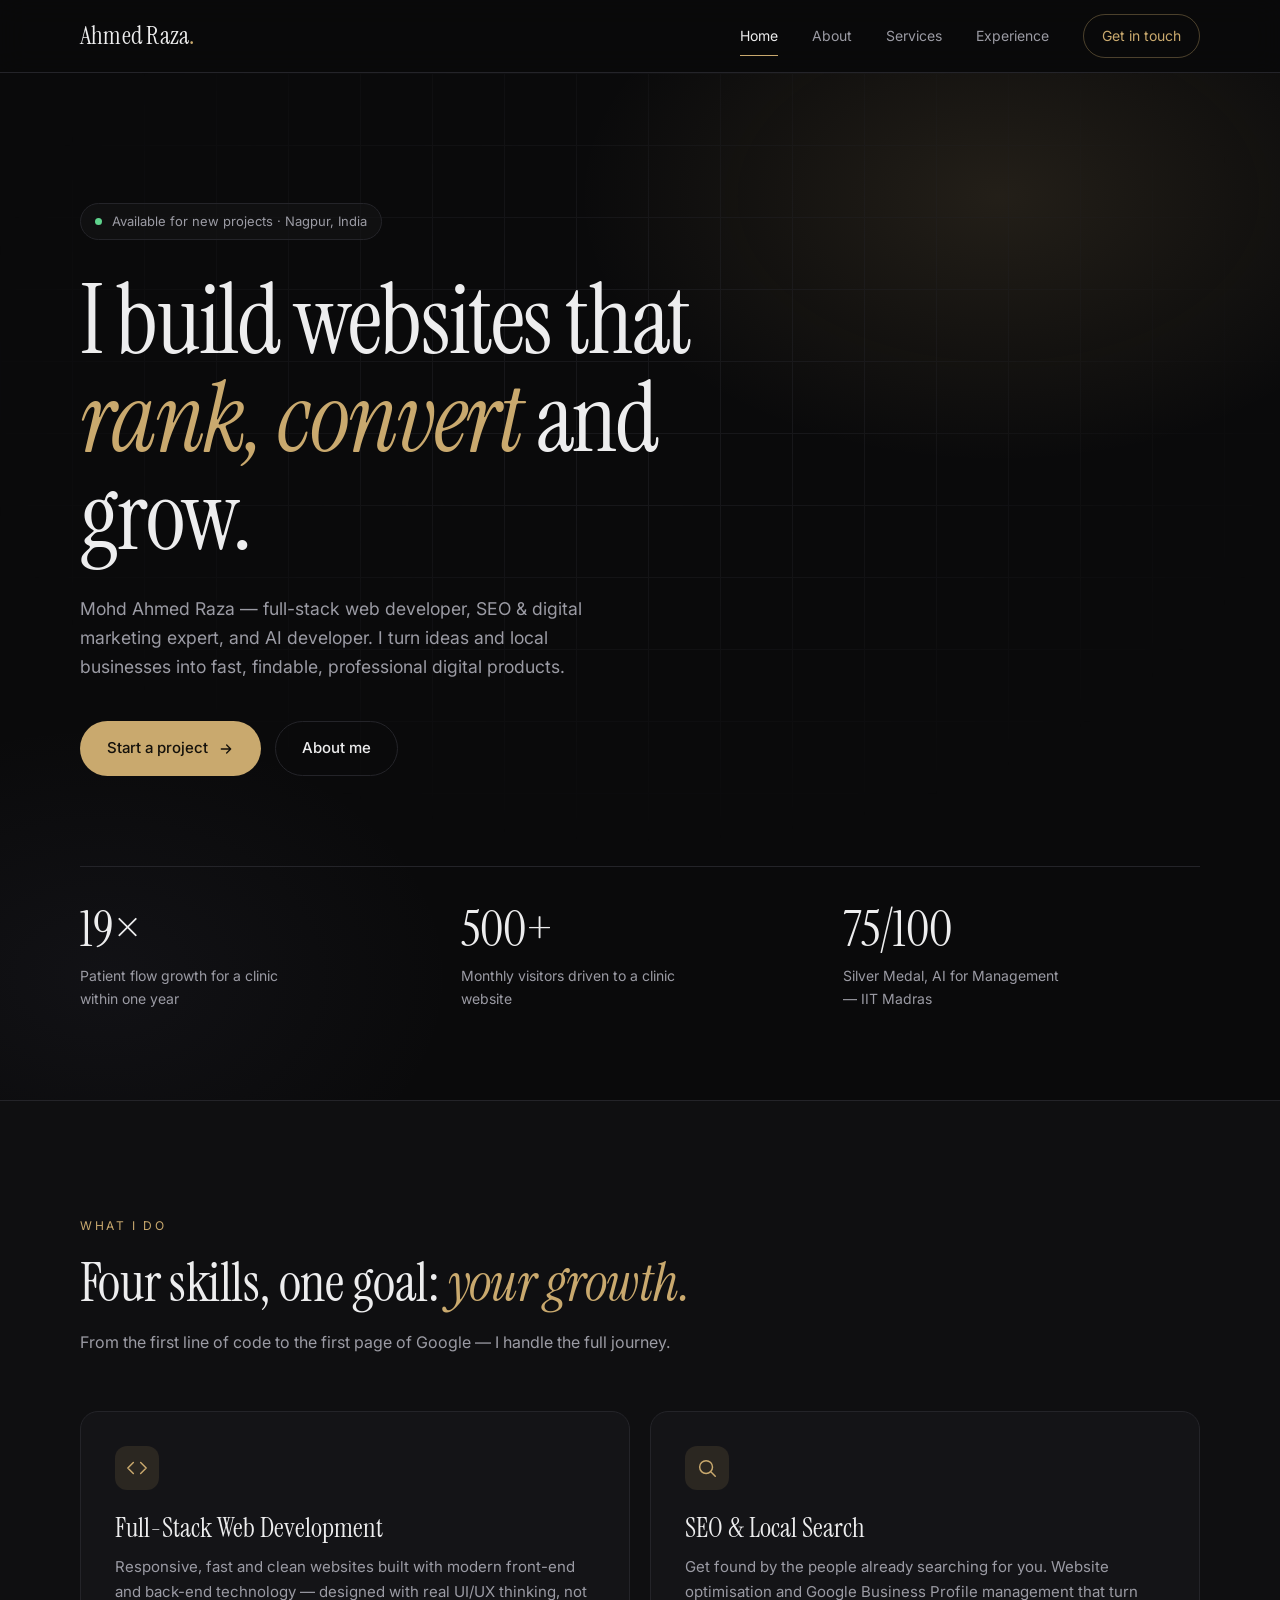
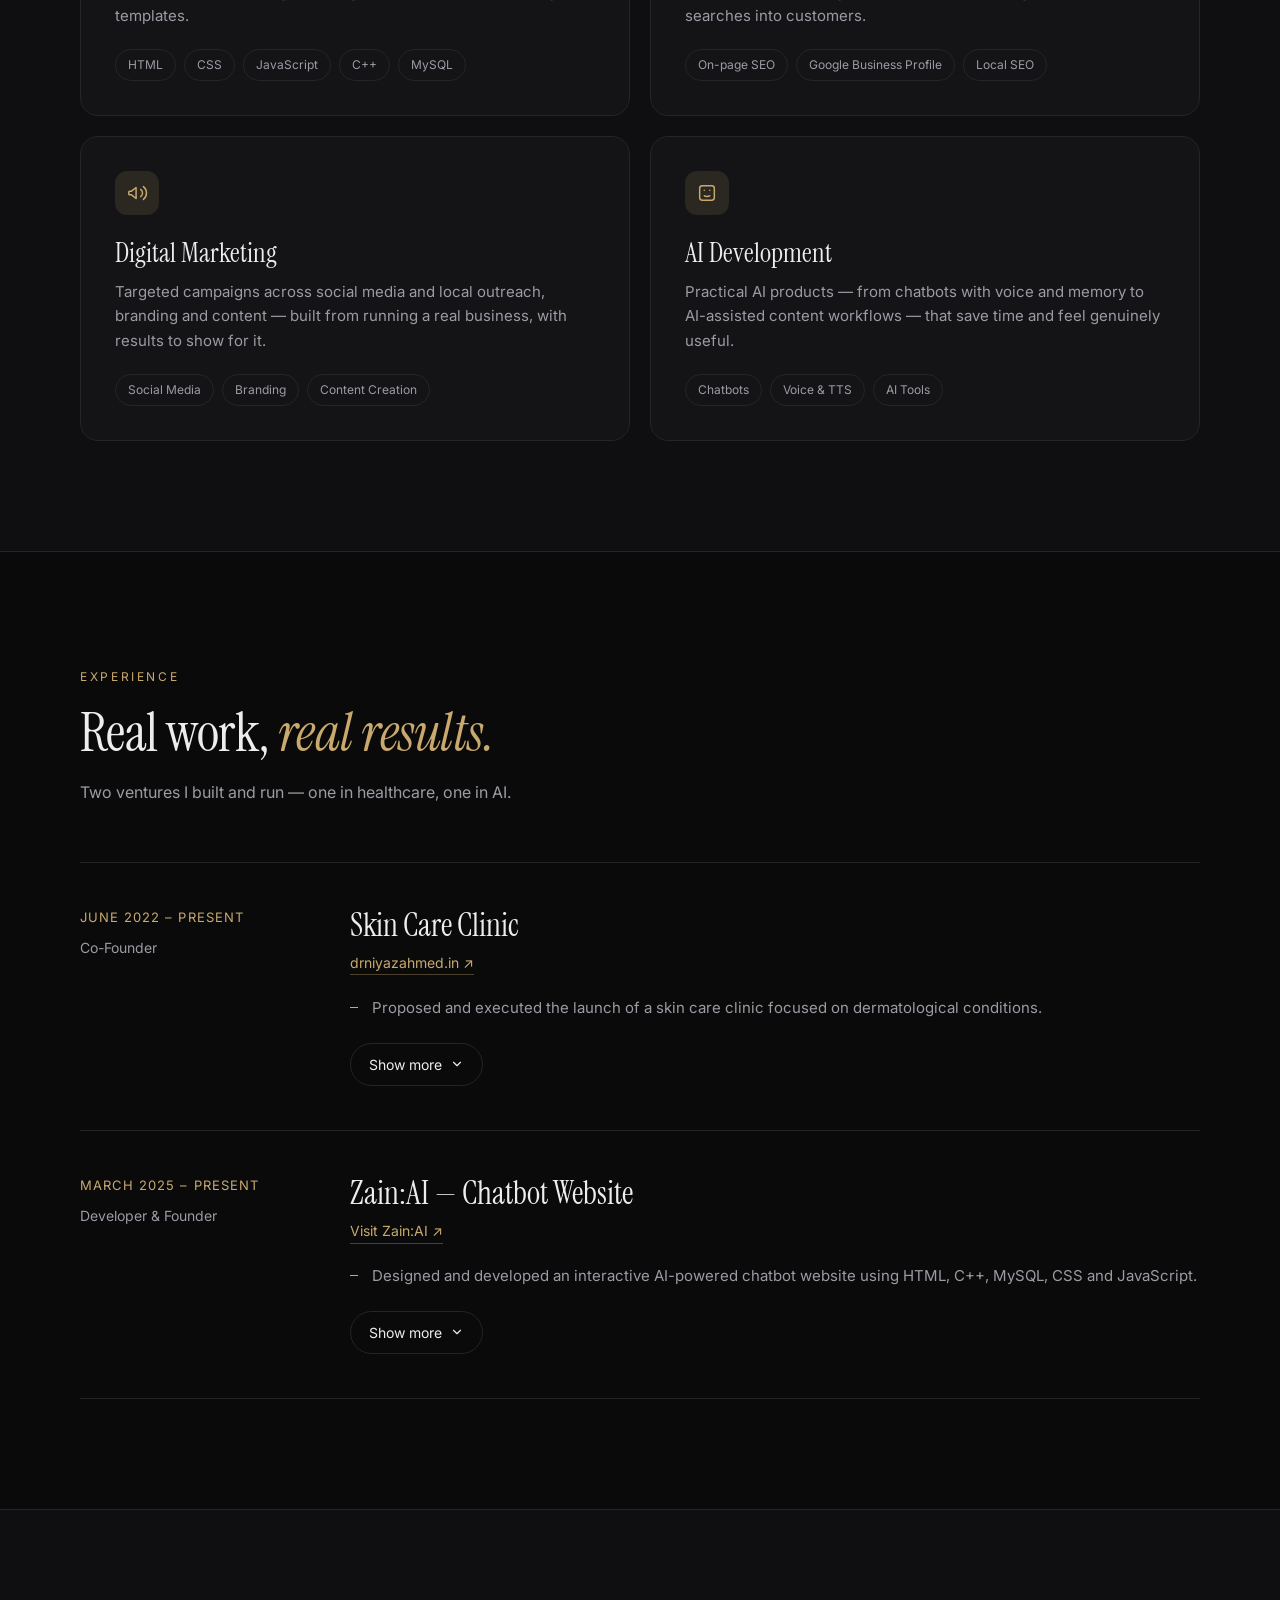
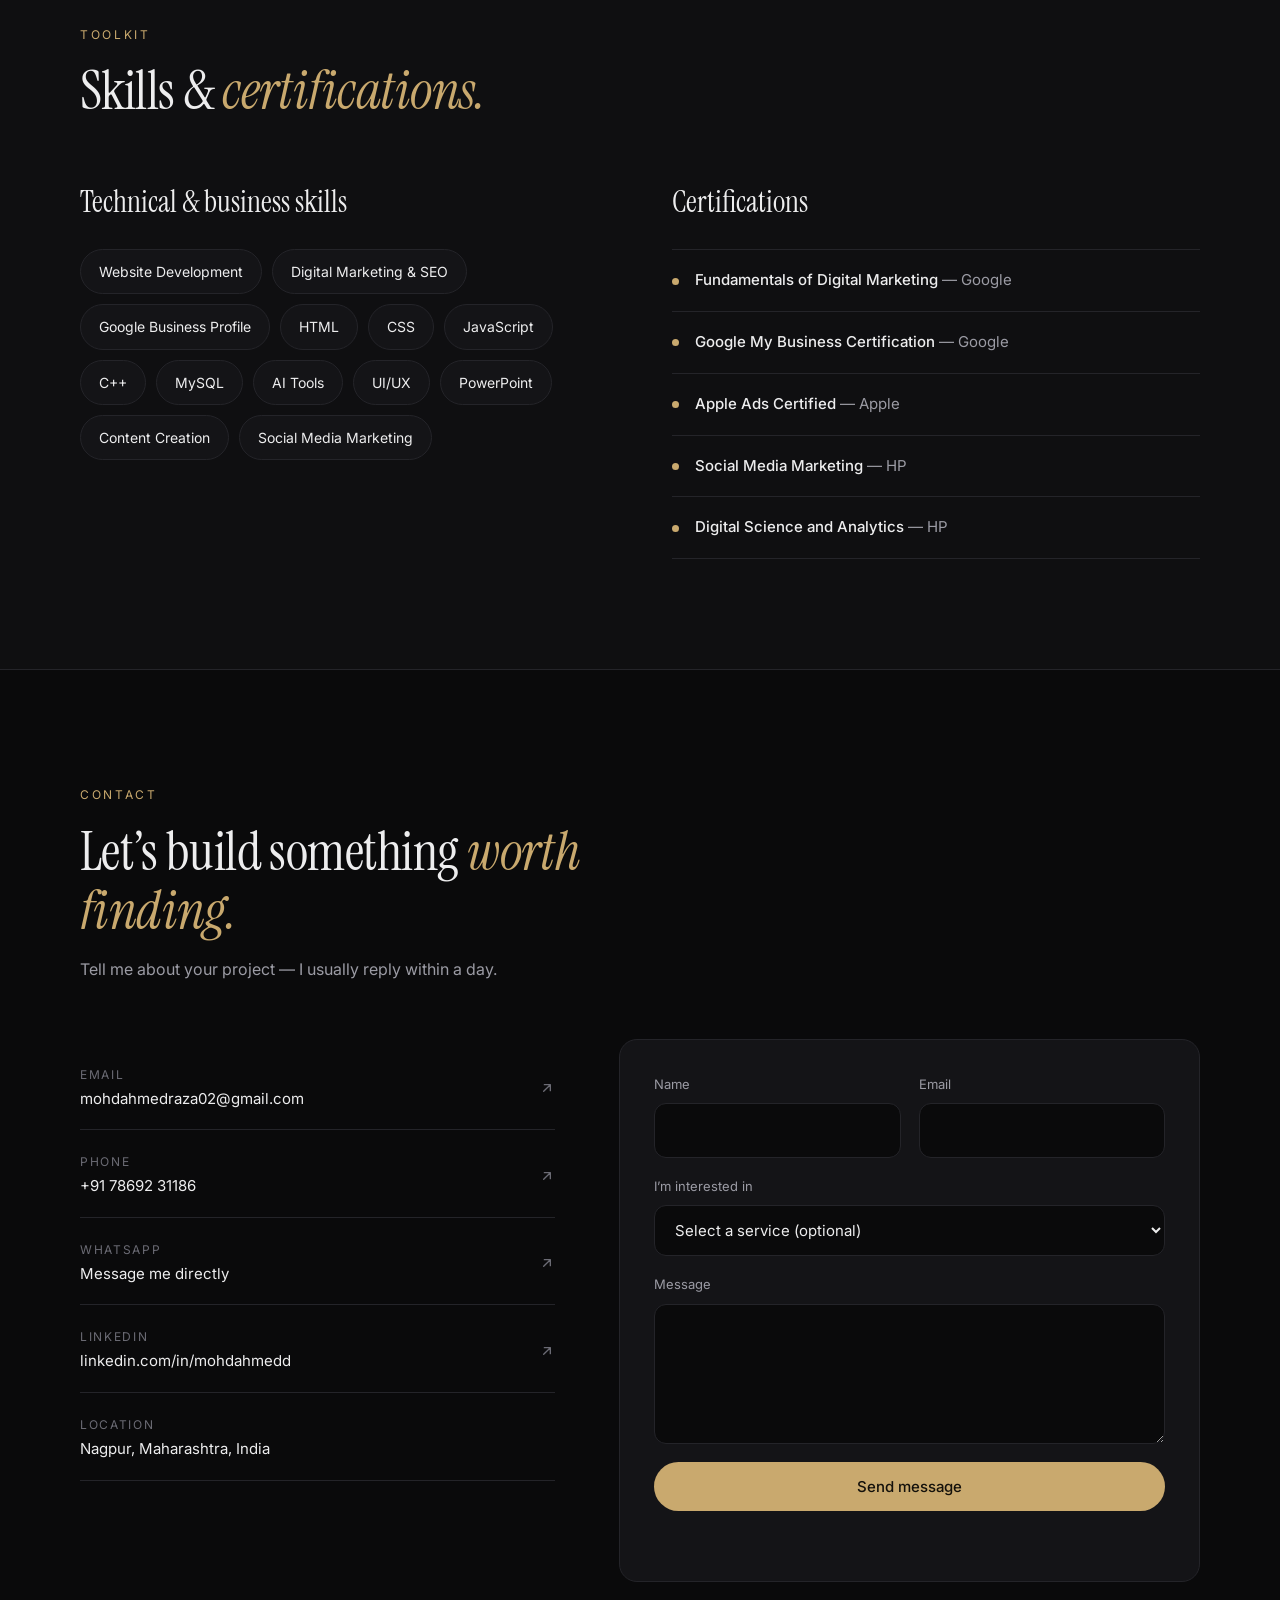
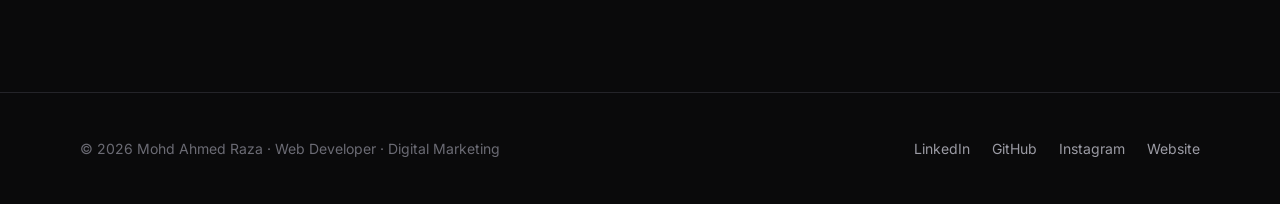
<file: index.html>
<!doctype html>
<html lang="en">
<head>
  <meta charset="utf-8">
  <meta name="viewport" content="width=device-width, initial-scale=1">
  <title>Mohd Ahmed Raza — Full-Stack Developer, SEO &amp; AI Expert in Nagpur</title>
  <meta name="description" content="Mohd Ahmed Raza is a full-stack web developer, SEO and digital marketing specialist, and AI developer based in Nagpur, India. Fast websites, local search growth and practical AI tools.">
  <meta name="author" content="Mohd Ahmed Raza">
  <meta name="theme-color" content="#0a0a0b">
  <meta name="color-scheme" content="dark">
  <meta property="og:type" content="website">
  <meta property="og:title" content="Mohd Ahmed Raza — Full-Stack Developer, SEO &amp; AI Expert">
  <meta property="og:description" content="Websites that load fast, rank higher and convert. Full-stack development, SEO, digital marketing and AI — from Nagpur.">
  <meta name="twitter:card" content="summary">
  <link rel="icon" href="data:image/svg+xml,%3Csvg xmlns='http://www.w3.org/2000/svg' viewBox='0 0 64 64'%3E%3Crect width='64' height='64' rx='14' fill='%230a0a0b'/%3E%3Ctext x='32' y='43' font-family='Georgia,serif' font-size='34' text-anchor='middle' fill='%23c9a96e'%3EA%3C/text%3E%3C/svg%3E">
  <link rel="preconnect" href="https://fonts.googleapis.com">
  <link rel="preconnect" href="https://fonts.gstatic.com" crossorigin>
  <link href="https://fonts.googleapis.com/css2?family=Inter:wght@300;400;500&family=Instrument+Serif:ital@0;1&display=swap" rel="stylesheet">
  <link rel="stylesheet" href="style.css">
  <script>document.documentElement.classList.add("js");</script>
  <script type="application/ld+json">
  {
    "@context": "https://schema.org",
    "@type": "Person",
    "name": "Mohd Ahmed Raza",
    "jobTitle": "Full-Stack Web Developer, SEO & Digital Marketing Specialist, AI Developer",
    "email": "mailto:mohdahmedraza02@gmail.com",
    "telephone": "+917869231186",
    "address": { "@type": "PostalAddress", "addressLocality": "Nagpur", "addressRegion": "Maharashtra", "addressCountry": "IN" },
    "alumniOf": "Raja Shankar Shah University",
    "sameAs": [
      "https://www.linkedin.com/in/mohdahmedd",
      "https://github.com/mdahmd",
      "https://www.instagram.com/ahmedophy",
      "https://ahmed.simdif.com"
    ]
  }
  </script>
</head>
<body>

  <header class="nav">
    <div class="container nav-inner">
      <a href="index.html" class="brand" aria-label="Mohd Ahmed Raza — home">Ahmed Raza<span>.</span></a>
      <button class="nav-toggle" aria-label="Toggle menu" aria-expanded="false"><span></span></button>
      <nav class="nav-links" aria-label="Main">
        <a href="index.html" aria-current="page">Home</a>
        <a href="about.html">About</a>
        <a href="#services">Services</a>
        <a href="#experience">Experience</a>
        <a href="#contact" class="nav-cta">Get in touch</a>
      </nav>
    </div>
  </header>

  <main>

    <!-- ===== Hero ===== -->
    <section class="hero">
      <div class="container">
        <div class="status reveal"><i></i> Available for new projects · Nagpur, India</div>
        <h1 class="reveal">I build websites that <span class="serif-i">rank, convert</span> and grow.</h1>
        <p class="hero-sub reveal">Mohd Ahmed Raza — full-stack web developer, SEO &amp; digital marketing expert, and AI developer. I turn ideas and local businesses into fast, findable, professional digital products.</p>
        <div class="hero-actions reveal">
          <a href="#contact" class="btn btn-primary">Start a project
            <svg viewBox="0 0 24 24" fill="none" stroke="currentColor" stroke-width="2" stroke-linecap="round" stroke-linejoin="round"><path d="M5 12h14M13 6l6 6-6 6"/></svg>
          </a>
          <a href="about.html" class="btn btn-ghost">About me</a>
        </div>
        <div class="stats reveal">
          <div class="stat"><b>19×</b><span>Patient flow growth for a clinic within one year</span></div>
          <div class="stat"><b>500+</b><span>Monthly visitors driven to a clinic website</span></div>
          <div class="stat"><b>75/100</b><span>Silver Medal, AI for Management — IIT Madras</span></div>
        </div>
      </div>
    </section>

    <!-- ===== Services ===== -->
    <section class="section alt" id="services">
      <div class="container">
        <div class="section-head reveal">
          <span class="eyebrow">What I do</span>
          <h2>Four skills, one goal: <span class="serif-i">your growth.</span></h2>
          <p>From the first line of code to the first page of Google — I handle the full journey.</p>
        </div>
        <div class="grid-2">
          <article class="card reveal">
            <div class="icon"><svg viewBox="0 0 24 24" fill="none" stroke="currentColor" stroke-width="1.6" stroke-linecap="round" stroke-linejoin="round"><path d="m16 18 6-6-6-6M8 6l-6 6 6 6"/></svg></div>
            <h3>Full-Stack Web Development</h3>
            <p>Responsive, fast and clean websites built with modern front-end and back-end technology — designed with real UI/UX thinking, not templates.</p>
            <div class="tags"><span class="tag">HTML</span><span class="tag">CSS</span><span class="tag">JavaScript</span><span class="tag">C++</span><span class="tag">MySQL</span></div>
          </article>
          <article class="card reveal">
            <div class="icon"><svg viewBox="0 0 24 24" fill="none" stroke="currentColor" stroke-width="1.6" stroke-linecap="round" stroke-linejoin="round"><circle cx="11" cy="11" r="7"/><path d="m21 21-4.3-4.3"/></svg></div>
            <h3>SEO &amp; Local Search</h3>
            <p>Get found by the people already searching for you. Website optimisation and Google Business Profile management that turn searches into customers.</p>
            <div class="tags"><span class="tag">On-page SEO</span><span class="tag">Google Business Profile</span><span class="tag">Local SEO</span></div>
          </article>
          <article class="card reveal">
            <div class="icon"><svg viewBox="0 0 24 24" fill="none" stroke="currentColor" stroke-width="1.6" stroke-linecap="round" stroke-linejoin="round"><path d="M3 11v2a1 1 0 0 0 1 1h2l5 4V6L6 10H4a1 1 0 0 0-1 1Z"/><path d="M16 8a5 5 0 0 1 0 8M19 5a9 9 0 0 1 0 14"/></svg></div>
            <h3>Digital Marketing</h3>
            <p>Targeted campaigns across social media and local outreach, branding and content — built from running a real business, with results to show for it.</p>
            <div class="tags"><span class="tag">Social Media</span><span class="tag">Branding</span><span class="tag">Content Creation</span></div>
          </article>
          <article class="card reveal">
            <div class="icon"><svg viewBox="0 0 24 24" fill="none" stroke="currentColor" stroke-width="1.6" stroke-linecap="round" stroke-linejoin="round"><rect x="4" y="4" width="16" height="16" rx="3"/><path d="M9 9h.01M15 9h.01M9 15c1 1 5 1 6 0"/></svg></div>
            <h3>AI Development</h3>
            <p>Practical AI products — from chatbots with voice and memory to AI-assisted content workflows — that save time and feel genuinely useful.</p>
            <div class="tags"><span class="tag">Chatbots</span><span class="tag">Voice &amp; TTS</span><span class="tag">AI Tools</span></div>
          </article>
        </div>
      </div>
    </section>

    <!-- ===== Experience ===== -->
    <section class="section" id="experience">
      <div class="container">
        <div class="section-head reveal">
          <span class="eyebrow">Experience</span>
          <h2>Real work, <span class="serif-i">real results.</span></h2>
          <p>Two ventures I built and run — one in healthcare, one in AI.</p>
        </div>

        <div class="exp">
          <article class="exp-item reveal">
            <div class="exp-meta">
              <div class="date">June 2022 – Present</div>
              <div class="role">Co-Founder</div>
            </div>
            <div class="exp-body">
              <h3>Skin Care Clinic</h3>
              <a class="link" href="https://www.drniyazahmed.in" target="_blank" rel="noopener">drniyazahmed.in ↗</a>
              <ul class="exp-list">
                <li>Proposed and executed the launch of a skin care clinic focused on dermatological conditions.</li>
              </ul>
              <div class="more" id="more-clinic">
                <div>
                  <ul class="exp-list">
                    <li>Designed and managed the clinic website and Google Business Profile, generating 500+ monthly visitors and contributing to a 19× increase in patient flow within one year.</li>
                    <li>Led branding, clinic design, staff management and salary structuring to support day-to-day operations.</li>
                    <li>Executed targeted marketing campaigns across pamphlets, social media and local outreach to improve visibility and patient engagement.</li>
                    <li>Created educational YouTube content by developing PowerPoint presentations and converting them into narrated videos using AI-generated voiceovers.</li>
                  </ul>
                </div>
              </div>
              <button class="toggle" aria-expanded="false" aria-controls="more-clinic">
                <span>Show more</span>
                <svg viewBox="0 0 24 24" fill="none" stroke="currentColor" stroke-width="2" stroke-linecap="round" stroke-linejoin="round"><path d="m6 9 6 6 6-6"/></svg>
              </button>
            </div>
          </article>

          <article class="exp-item reveal">
            <div class="exp-meta">
              <div class="date">March 2025 – Present</div>
              <div class="role">Developer &amp; Founder</div>
            </div>
            <div class="exp-body">
              <h3>Zain:AI — Chatbot Website</h3>
              <a class="link" href="https://mdahmd.github.io/ZainAI/" target="_blank" rel="noopener">Visit Zain:AI ↗</a>
              <ul class="exp-list">
                <li>Designed and developed an interactive AI-powered chatbot website using HTML, C++, MySQL, CSS and JavaScript.</li>
              </ul>
              <div class="more" id="more-zain">
                <div>
                  <ul class="exp-list">
                    <li>Implemented voice input, text-to-speech, memory retention, premium-model functionality and custom search integration with DuckDuckGo and Wikipedia.</li>
                    <li>Optimized responsive UI/UX and interaction flows while managing development, API integration and deployment.</li>
                    <li>Collaborated with AI tools to accelerate development and deliver a functional chatbot assistant.</li>
                  </ul>
                </div>
              </div>
              <button class="toggle" aria-expanded="false" aria-controls="more-zain">
                <span>Show more</span>
                <svg viewBox="0 0 24 24" fill="none" stroke="currentColor" stroke-width="2" stroke-linecap="round" stroke-linejoin="round"><path d="m6 9 6 6 6-6"/></svg>
              </button>
            </div>
          </article>
        </div>
      </div>
    </section>

    <!-- ===== Skills & Certifications ===== -->
    <section class="section alt" id="skills">
      <div class="container">
        <div class="section-head reveal">
          <span class="eyebrow">Toolkit</span>
          <h2>Skills &amp; <span class="serif-i">certifications.</span></h2>
        </div>
        <div class="two-col">
          <div class="reveal">
            <h3>Technical &amp; business skills</h3>
            <div class="chips">
              <span class="chip">Website Development</span><span class="chip">Digital Marketing &amp; SEO</span>
              <span class="chip">Google Business Profile</span><span class="chip">HTML</span><span class="chip">CSS</span>
              <span class="chip">JavaScript</span><span class="chip">C++</span><span class="chip">MySQL</span>
              <span class="chip">AI Tools</span><span class="chip">UI/UX</span><span class="chip">PowerPoint</span>
              <span class="chip">Content Creation</span><span class="chip">Social Media Marketing</span>
            </div>
          </div>
          <div class="reveal">
            <h3>Certifications</h3>
            <ul class="list-card">
              <li><span class="dot"></span><span><b>Fundamentals of Digital Marketing</b> — Google</span></li>
              <li><span class="dot"></span><span><b>Google My Business Certification</b> — Google</span></li>
              <li><span class="dot"></span><span><b>Apple Ads Certified</b> — Apple</span></li>
              <li><span class="dot"></span><span><b>Social Media Marketing</b> — HP</span></li>
              <li><span class="dot"></span><span><b>Digital Science and Analytics</b> — HP</span></li>
            </ul>
          </div>
        </div>
      </div>
    </section>

    <!-- ===== Contact ===== -->
    <section class="section" id="contact">
      <div class="container">
        <div class="section-head reveal">
          <span class="eyebrow">Contact</span>
          <h2>Let’s build something <span class="serif-i">worth finding.</span></h2>
          <p>Tell me about your project — I usually reply within a day.</p>
        </div>
        <div class="contact-grid">
          <div class="reveal">
            <div class="contact-list">
              <a href="mailto:mohdahmedraza02@gmail.com">
                <div style="display:block;padding:0;border:0"><small>Email</small><span>mohdahmedraza02@gmail.com</span></div>
                <svg viewBox="0 0 24 24" fill="none" stroke="currentColor" stroke-width="2" stroke-linecap="round" stroke-linejoin="round"><path d="M7 17 17 7M8 7h9v9"/></svg>
              </a>
              <a href="tel:+917869231186">
                <div style="display:block;padding:0;border:0"><small>Phone</small><span>+91 78692 31186</span></div>
                <svg viewBox="0 0 24 24" fill="none" stroke="currentColor" stroke-width="2" stroke-linecap="round" stroke-linejoin="round"><path d="M7 17 17 7M8 7h9v9"/></svg>
              </a>
              <a href="https://wa.me/917869231186" target="_blank" rel="noopener">
                <div style="display:block;padding:0;border:0"><small>WhatsApp</small><span>Message me directly</span></div>
                <svg viewBox="0 0 24 24" fill="none" stroke="currentColor" stroke-width="2" stroke-linecap="round" stroke-linejoin="round"><path d="M7 17 17 7M8 7h9v9"/></svg>
              </a>
              <a href="https://www.linkedin.com/in/mohdahmedd" target="_blank" rel="noopener">
                <div style="display:block;padding:0;border:0"><small>LinkedIn</small><span>linkedin.com/in/mohdahmedd</span></div>
                <svg viewBox="0 0 24 24" fill="none" stroke="currentColor" stroke-width="2" stroke-linecap="round" stroke-linejoin="round"><path d="M7 17 17 7M8 7h9v9"/></svg>
              </a>
              <div>
                <div style="display:block;padding:0;border:0"><small>Location</small><span>Nagpur, Maharashtra, India</span></div>
              </div>
            </div>
          </div>

          <form class="contact-form reveal" id="contact-form" novalidate>
            <div class="field-row">
              <div class="field"><label for="name">Name</label><input id="name" name="name" type="text" autocomplete="name" required></div>
              <div class="field"><label for="email">Email</label><input id="email" name="email" type="email" autocomplete="email" required></div>
            </div>
            <div class="field">
              <label for="service">I’m interested in</label>
              <select id="service" name="service">
                <option value="">Select a service (optional)</option>
                <option>Website development</option>
                <option>SEO &amp; local search</option>
                <option>Digital marketing</option>
                <option>AI development</option>
                <option>Something else</option>
              </select>
            </div>
            <div class="field"><label for="message">Message</label><textarea id="message" name="message" required></textarea></div>
            <button type="submit" class="btn btn-primary" style="justify-content:center">Send message</button>
            <p class="form-note" id="form-note" role="status" aria-live="polite"></p>
          </form>
        </div>
      </div>
    </section>

  </main>

  <footer class="footer">
    <div class="container footer-inner">
      <p>© <span id="year">2026</span> Mohd Ahmed Raza · Web Developer · Digital Marketing</p>
      <div class="socials">
        <a href="https://www.linkedin.com/in/mohdahmedd" target="_blank" rel="noopener">LinkedIn</a>
        <a href="https://github.com/mdahmd" target="_blank" rel="noopener">GitHub</a>
        <a href="https://www.instagram.com/ahmedophy" target="_blank" rel="noopener">Instagram</a>
        <a href="https://ahmed.simdif.com" target="_blank" rel="noopener">Website</a>
      </div>
    </div>
  </footer>

  <script src="script.js"></script>
</body>
</html>
</file>
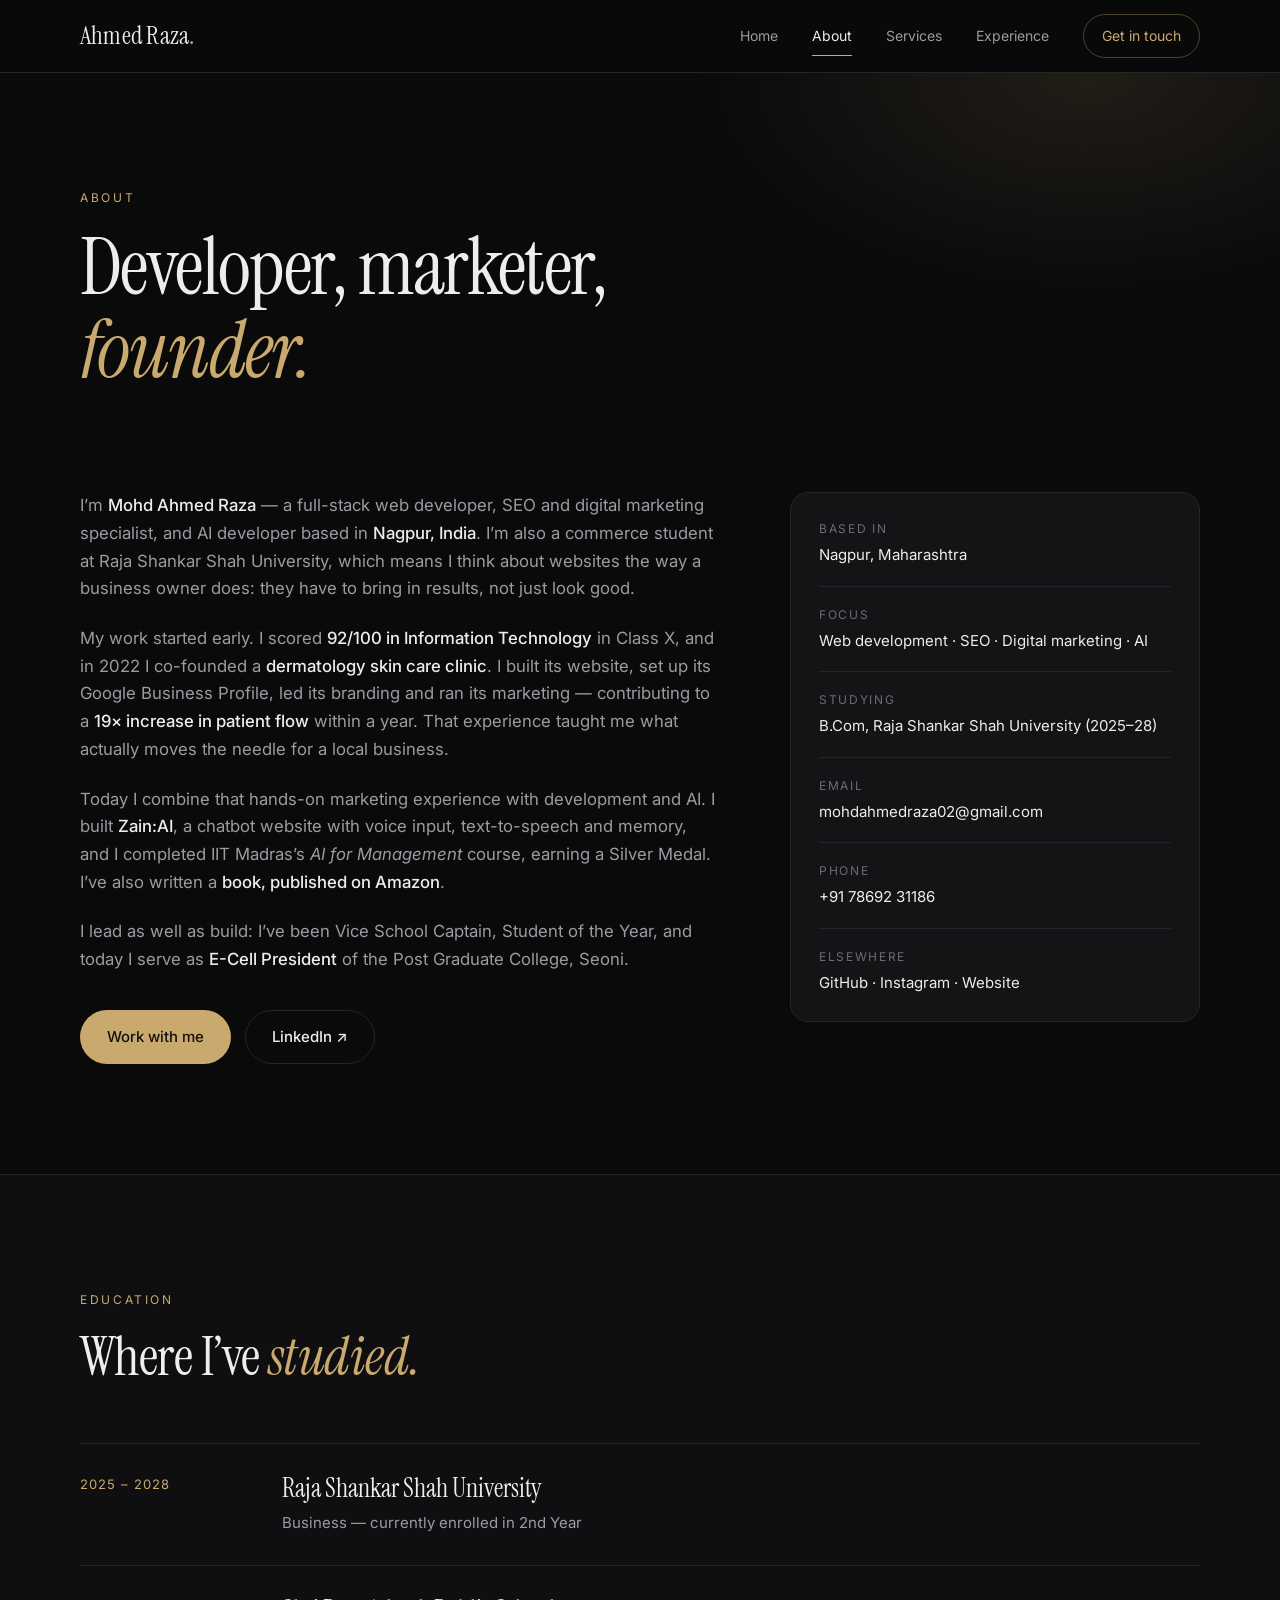
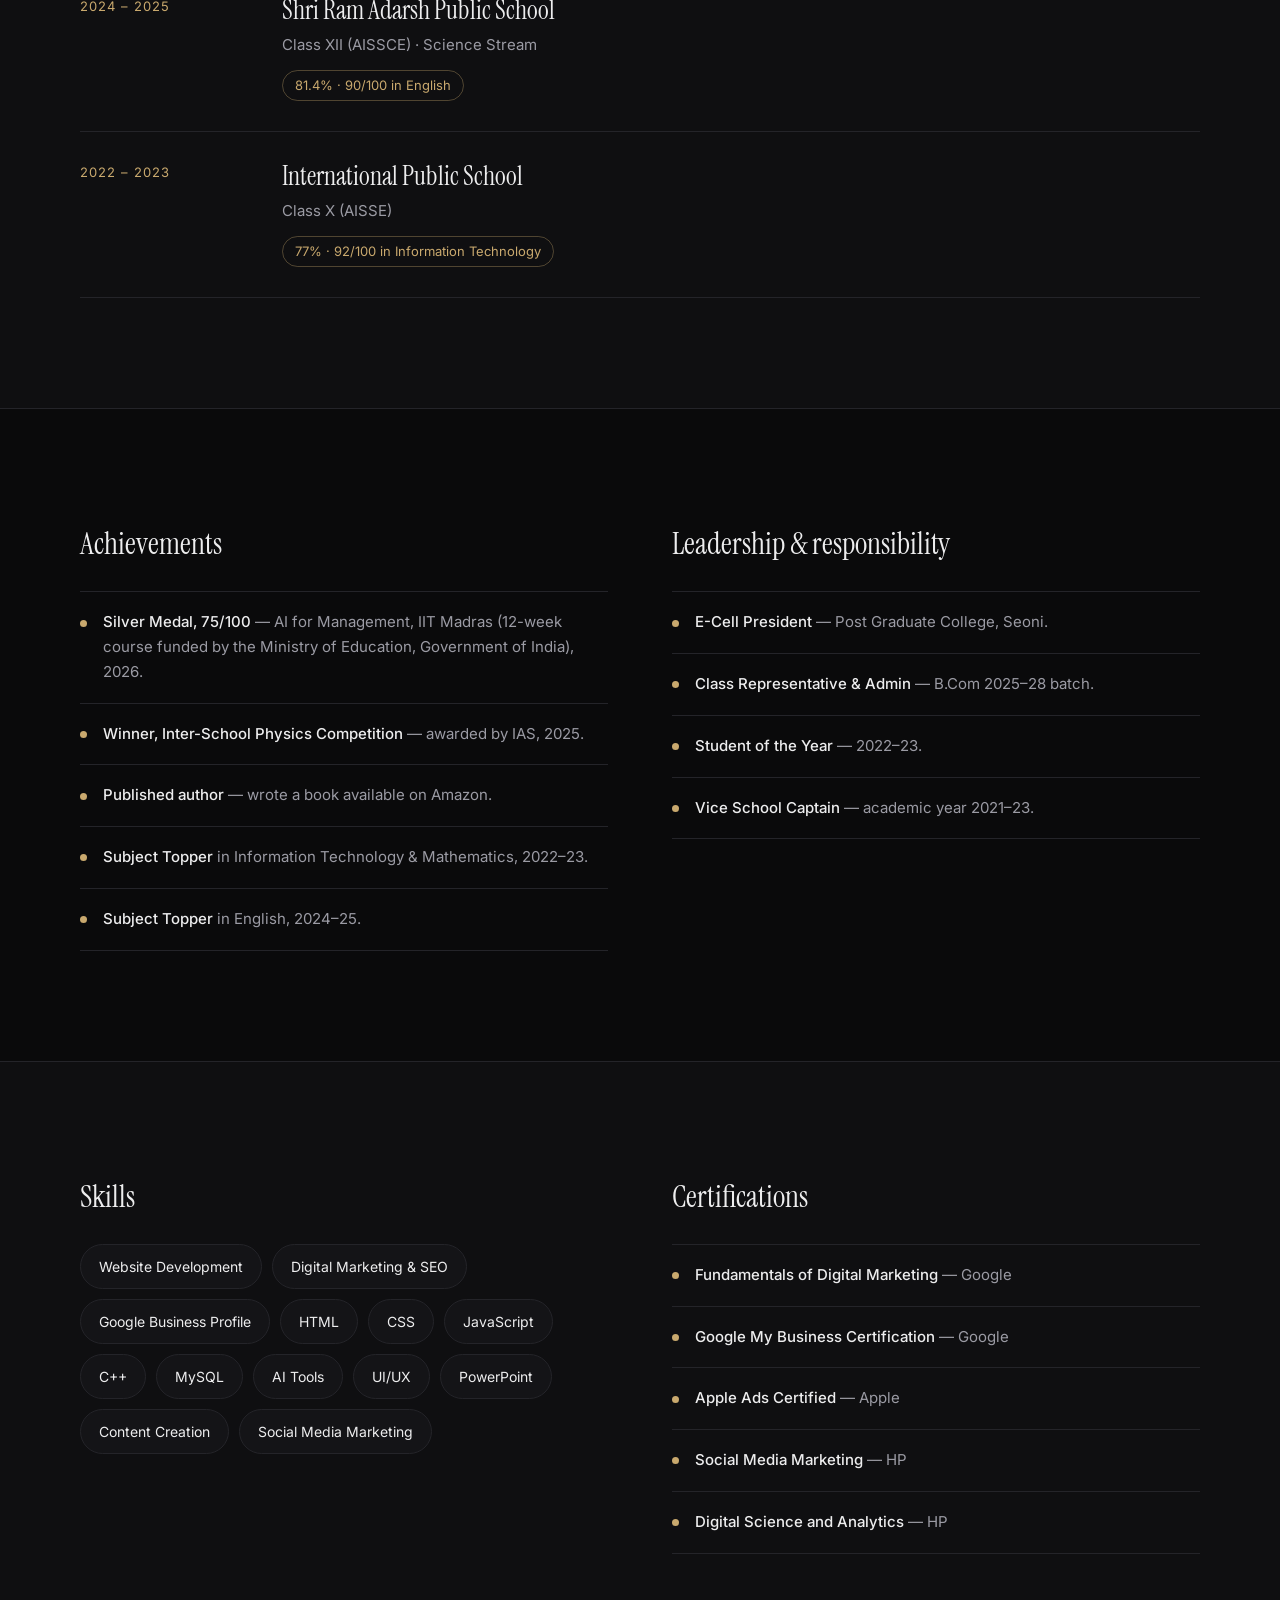
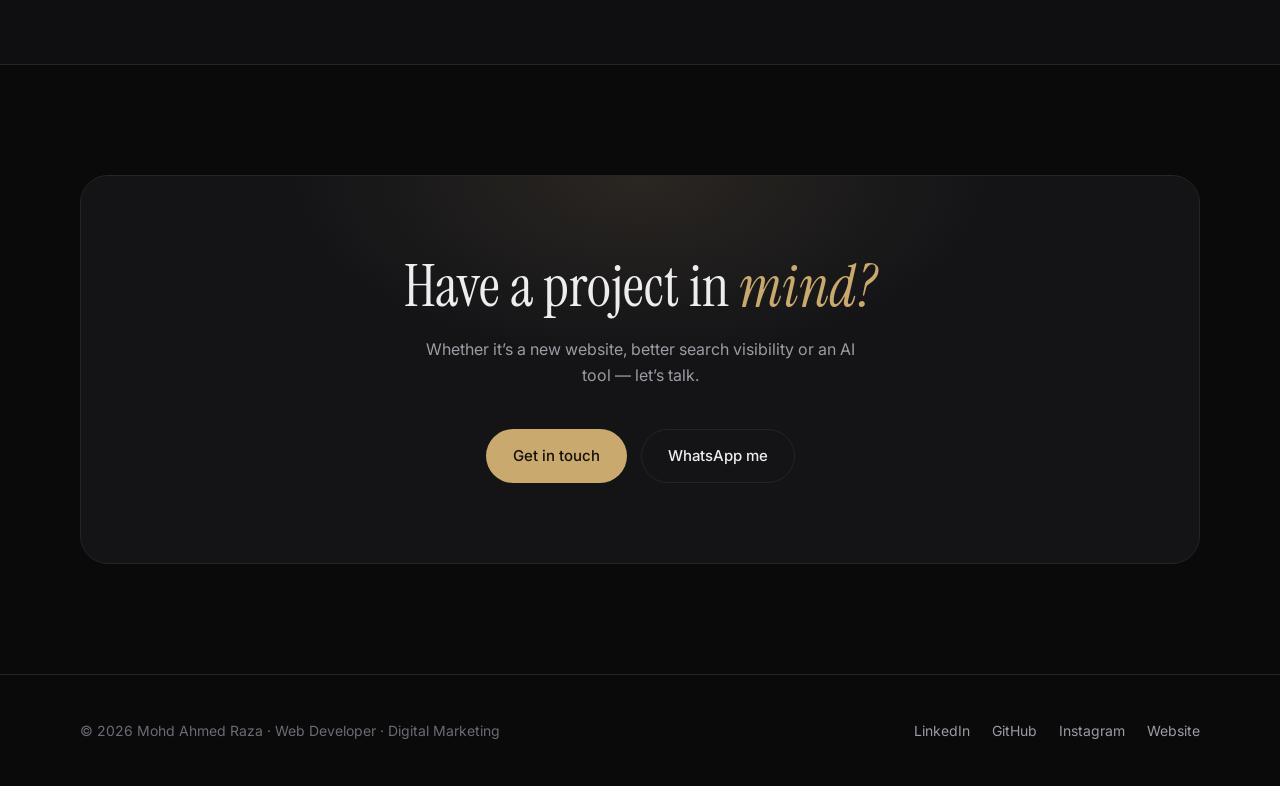
<file: about.html>
<!doctype html>
<html lang="en">
<head>
  <meta charset="utf-8">
  <meta name="viewport" content="width=device-width, initial-scale=1">
  <title>About — Mohd Ahmed Raza | Web Developer, SEO &amp; AI Expert</title>
  <meta name="description" content="About Mohd Ahmed Raza — full-stack developer, SEO and digital marketing expert, AI developer and clinic co-founder from Nagpur. Education, leadership, achievements and certifications.">
  <meta name="author" content="Mohd Ahmed Raza">
  <meta name="theme-color" content="#0a0a0b">
  <meta name="color-scheme" content="dark">
  <meta property="og:type" content="profile">
  <meta property="og:title" content="About Mohd Ahmed Raza">
  <meta property="og:description" content="Developer, marketer and founder — the story, education and achievements behind the work.">
  <link rel="icon" href="data:image/svg+xml,%3Csvg xmlns='http://www.w3.org/2000/svg' viewBox='0 0 64 64'%3E%3Crect width='64' height='64' rx='14' fill='%230a0a0b'/%3E%3Ctext x='32' y='43' font-family='Georgia,serif' font-size='34' text-anchor='middle' fill='%23c9a96e'%3EA%3C/text%3E%3C/svg%3E">
  <link rel="preconnect" href="https://fonts.googleapis.com">
  <link rel="preconnect" href="https://fonts.gstatic.com" crossorigin>
  <link href="https://fonts.googleapis.com/css2?family=Inter:wght@300;400;500&family=Instrument+Serif:ital@0;1&display=swap" rel="stylesheet">
  <link rel="stylesheet" href="style.css">
  <script>document.documentElement.classList.add("js");</script>
</head>
<body>

  <header class="nav">
    <div class="container nav-inner">
      <a href="index.html" class="brand" aria-label="Mohd Ahmed Raza — home">Ahmed Raza<span>.</span></a>
      <button class="nav-toggle" aria-label="Toggle menu" aria-expanded="false"><span></span></button>
      <nav class="nav-links" aria-label="Main">
        <a href="index.html">Home</a>
        <a href="about.html" aria-current="page">About</a>
        <a href="index.html#services">Services</a>
        <a href="index.html#experience">Experience</a>
        <a href="index.html#contact" class="nav-cta">Get in touch</a>
      </nav>
    </div>
  </header>

  <main>

    <section class="page-hero">
      <div class="container">
        <span class="eyebrow reveal">About</span>
        <h1 class="reveal">Developer, marketer, <span class="serif-i">founder.</span></h1>
      </div>
    </section>

    <!-- ===== Story ===== -->
    <section class="section" style="padding-top:30px">
      <div class="container about-grid">
        <div class="prose reveal">
          <p>I’m <strong>Mohd Ahmed Raza</strong> — a full-stack web developer, SEO and digital marketing specialist, and AI developer based in <strong>Nagpur, India</strong>. I’m also a commerce student at Raja Shankar Shah University, which means I think about websites the way a business owner does: they have to bring in results, not just look good.</p>
          <p>My work started early. I scored <strong>92/100 in Information Technology</strong> in Class X, and in 2022 I co-founded a <strong>dermatology skin care clinic</strong>. I built its website, set up its Google Business Profile, led its branding and ran its marketing — contributing to a <strong>19× increase in patient flow</strong> within a year. That experience taught me what actually moves the needle for a local business.</p>
          <p>Today I combine that hands-on marketing experience with development and AI. I built <strong>Zain:AI</strong>, a chatbot website with voice input, text-to-speech and memory, and I completed IIT Madras’s <em>AI for Management</em> course, earning a Silver Medal. I’ve also written a <strong>book, published on Amazon</strong>.</p>
          <p>I lead as well as build: I’ve been Vice School Captain, Student of the Year, and today I serve as <strong>E-Cell President</strong> of the Post Graduate College, Seoni.</p>
          <div class="hero-actions" style="margin-top:14px">
            <a href="index.html#contact" class="btn btn-primary">Work with me</a>
            <a href="https://www.linkedin.com/in/mohdahmedd" target="_blank" rel="noopener" class="btn btn-ghost">LinkedIn ↗</a>
          </div>
        </div>

        <aside class="facts reveal">
          <div><small>Based in</small><span>Nagpur, Maharashtra</span></div>
          <div><small>Focus</small><span>Web development · SEO · Digital marketing · AI</span></div>
          <div><small>Studying</small><span>B.Com, Raja Shankar Shah University (2025–28)</span></div>
          <div><small>Email</small><span><a href="mailto:mohdahmedraza02@gmail.com">mohdahmedraza02@gmail.com</a></span></div>
          <div><small>Phone</small><span><a href="tel:+917869231186">+91 78692 31186</a></span></div>
          <div><small>Elsewhere</small><span>
            <a href="https://github.com/mdahmd" target="_blank" rel="noopener">GitHub</a> ·
            <a href="https://www.instagram.com/ahmedophy" target="_blank" rel="noopener">Instagram</a> ·
            <a href="https://ahmed.simdif.com" target="_blank" rel="noopener">Website</a>
          </span></div>
        </aside>
      </div>
    </section>

    <!-- ===== Education ===== -->
    <section class="section alt">
      <div class="container">
        <div class="section-head reveal">
          <span class="eyebrow">Education</span>
          <h2>Where I’ve <span class="serif-i">studied.</span></h2>
        </div>
        <div class="timeline">
          <div class="timeline-item reveal">
            <div class="when">2025 – 2028</div>
            <div>
              <h3>Raja Shankar Shah University</h3>
              <p>Business — currently enrolled in 2nd Year</p>
            </div>
          </div>
          <div class="timeline-item reveal">
            <div class="when">2024 – 2025</div>
            <div>
              <h3>Shri Ram Adarsh Public School</h3>
              <p>Class XII (AISSCE) · Science Stream</p>
              <span class="grade">81.4% · 90/100 in English</span>
            </div>
          </div>
          <div class="timeline-item reveal">
            <div class="when">2022 – 2023</div>
            <div>
              <h3>International Public School</h3>
              <p>Class X (AISSE)</p>
              <span class="grade">77% · 92/100 in Information Technology</span>
            </div>
          </div>
        </div>
      </div>
    </section>

    <!-- ===== Achievements & Leadership ===== -->
    <section class="section">
      <div class="container two-col">
        <div class="reveal">
          <h3>Achievements</h3>
          <ul class="list-card">
            <li><span class="dot"></span><span><b>Silver Medal, 75/100</b> — AI for Management, IIT Madras (12-week course funded by the Ministry of Education, Government of India), 2026.</span></li>
            <li><span class="dot"></span><span><b>Winner, Inter-School Physics Competition</b> — awarded by IAS, 2025.</span></li>
            <li><span class="dot"></span><span><b>Published author</b> — wrote a book available on Amazon.</span></li>
            <li><span class="dot"></span><span><b>Subject Topper</b> in Information Technology &amp; Mathematics, 2022–23.</span></li>
            <li><span class="dot"></span><span><b>Subject Topper</b> in English, 2024–25.</span></li>
          </ul>
        </div>
        <div class="reveal">
          <h3>Leadership &amp; responsibility</h3>
          <ul class="list-card">
            <li><span class="dot"></span><span><b>E-Cell President</b> — Post Graduate College, Seoni.</span></li>
            <li><span class="dot"></span><span><b>Class Representative &amp; Admin</b> — B.Com 2025–28 batch.</span></li>
            <li><span class="dot"></span><span><b>Student of the Year</b> — 2022–23.</span></li>
            <li><span class="dot"></span><span><b>Vice School Captain</b> — academic year 2021–23.</span></li>
          </ul>
        </div>
      </div>
    </section>

    <!-- ===== Skills & Certifications ===== -->
    <section class="section alt">
      <div class="container two-col">
        <div class="reveal">
          <h3>Skills</h3>
          <div class="chips">
            <span class="chip">Website Development</span><span class="chip">Digital Marketing &amp; SEO</span>
            <span class="chip">Google Business Profile</span><span class="chip">HTML</span><span class="chip">CSS</span>
            <span class="chip">JavaScript</span><span class="chip">C++</span><span class="chip">MySQL</span>
            <span class="chip">AI Tools</span><span class="chip">UI/UX</span><span class="chip">PowerPoint</span>
            <span class="chip">Content Creation</span><span class="chip">Social Media Marketing</span>
          </div>
        </div>
        <div class="reveal">
          <h3>Certifications</h3>
          <ul class="list-card">
            <li><span class="dot"></span><span><b>Fundamentals of Digital Marketing</b> — Google</span></li>
            <li><span class="dot"></span><span><b>Google My Business Certification</b> — Google</span></li>
            <li><span class="dot"></span><span><b>Apple Ads Certified</b> — Apple</span></li>
            <li><span class="dot"></span><span><b>Social Media Marketing</b> — HP</span></li>
            <li><span class="dot"></span><span><b>Digital Science and Analytics</b> — HP</span></li>
          </ul>
        </div>
      </div>
    </section>

    <!-- ===== CTA ===== -->
    <section class="section">
      <div class="container">
        <div class="cta reveal">
          <h2>Have a project in <span class="serif-i">mind?</span></h2>
          <p>Whether it’s a new website, better search visibility or an AI tool — let’s talk.</p>
          <div class="hero-actions">
            <a href="index.html#contact" class="btn btn-primary">Get in touch</a>
            <a href="https://wa.me/917869231186" target="_blank" rel="noopener" class="btn btn-ghost">WhatsApp me</a>
          </div>
        </div>
      </div>
    </section>

  </main>

  <footer class="footer">
    <div class="container footer-inner">
      <p>© <span id="year">2026</span> Mohd Ahmed Raza · Web Developer · Digital Marketing</p>
      <div class="socials">
        <a href="https://www.linkedin.com/in/mohdahmedd" target="_blank" rel="noopener">LinkedIn</a>
        <a href="https://github.com/mdahmd" target="_blank" rel="noopener">GitHub</a>
        <a href="https://www.instagram.com/ahmedophy" target="_blank" rel="noopener">Instagram</a>
        <a href="https://ahmed.simdif.com" target="_blank" rel="noopener">Website</a>
      </div>
    </div>
  </footer>

  <script src="script.js"></script>
</body>
</html>
</file>
<file: style.css>
/* ==========================================================
   Mohd Ahmed Raza — Portfolio
   Dark theme only · minimal · premium
   ========================================================== */

:root {
  --bg: #0a0a0b;
  --bg-2: #0f0f11;
  --surface: #141417;
  --surface-2: #1a1a1e;
  --line: #242429;
  --text: #ededee;
  --muted: #9b9ba4;
  --faint: #6b6b74;
  --accent: #c9a96e;
  --accent-soft: rgba(201, 169, 110, 0.12);
  --accent-line: rgba(201, 169, 110, 0.35);
  --radius: 18px;
  --max: 1120px;
  --serif: "Instrument Serif", Georgia, "Times New Roman", serif;
  --sans: "Inter", system-ui, -apple-system, "Segoe UI", Roboto, sans-serif;
  color-scheme: dark;
}

*, *::before, *::after { box-sizing: border-box; }
html { scroll-behavior: smooth; scroll-padding-top: 84px; }
body {
  margin: 0;
  background: var(--bg);
  color: var(--text);
  font-family: var(--sans);
  font-size: 16px;
  line-height: 1.65;
  -webkit-font-smoothing: antialiased;
  text-rendering: optimizeLegibility;
}
img, svg { max-width: 100%; display: block; }
a { color: inherit; text-decoration: none; }
ul { margin: 0; padding: 0; list-style: none; }
h1, h2, h3, p { margin: 0; }
::selection { background: var(--accent); color: #111; }

.container { width: min(var(--max), 100% - 48px); margin-inline: auto; }
.section { padding: 110px 0; }
.section.alt { background: var(--bg-2); border-block: 1px solid var(--line); }

/* ---------- Typography helpers ---------- */
.eyebrow {
  display: inline-block;
  font-size: 12px;
  letter-spacing: 0.22em;
  text-transform: uppercase;
  color: var(--accent);
  margin-bottom: 18px;
}
.section-head { max-width: 640px; margin-bottom: 56px; }
.section-head h2 {
  font-family: var(--serif);
  font-weight: 400;
  font-size: clamp(2.2rem, 4.5vw, 3.4rem);
  line-height: 1.08;
  letter-spacing: -0.01em;
}
.section-head p { margin-top: 16px; color: var(--muted); }
.serif-i { font-family: var(--serif); font-style: italic; color: var(--accent); }

/* ---------- Navigation ---------- */
.nav {
  position: sticky; top: 0; z-index: 50;
  background: rgba(10, 10, 11, 0.72);
  backdrop-filter: blur(14px);
  -webkit-backdrop-filter: blur(14px);
  border-bottom: 1px solid var(--line);
}
.nav-inner { display: flex; align-items: center; justify-content: space-between; height: 72px; }
.brand { font-family: var(--serif); font-size: 1.55rem; letter-spacing: 0.01em; }
.brand span { color: var(--accent); }
.nav-links { display: flex; align-items: center; gap: 34px; }
.nav-links a {
  font-size: 14px; color: var(--muted);
  transition: color 0.2s ease;
  position: relative;
}
.nav-links a:hover, .nav-links a[aria-current="page"] { color: var(--text); }
.nav-links a[aria-current="page"]::after {
  content: ""; position: absolute; left: 0; right: 0; bottom: -8px;
  height: 1px; background: var(--accent);
}
.nav-cta {
  padding: 9px 18px; border: 1px solid var(--accent-line); border-radius: 999px;
  color: var(--accent) !important;
  transition: background 0.2s ease !important;
}
.nav-cta:hover { background: var(--accent-soft); }
.nav-toggle {
  display: none; background: none; border: 1px solid var(--line);
  border-radius: 10px; width: 42px; height: 42px; cursor: pointer; color: var(--text);
}
.nav-toggle span, .nav-toggle span::before, .nav-toggle span::after {
  display: block; width: 18px; height: 1.5px; background: currentColor;
  margin: auto; position: relative; transition: transform 0.25s ease, background 0.25s ease;
}
.nav-toggle span::before, .nav-toggle span::after { content: ""; position: absolute; left: 0; }
.nav-toggle span::before { top: -6px; }
.nav-toggle span::after { top: 6px; }
.nav-toggle[aria-expanded="true"] span { background: transparent; }
.nav-toggle[aria-expanded="true"] span::before { transform: translateY(6px) rotate(45deg); }
.nav-toggle[aria-expanded="true"] span::after { transform: translateY(-6px) rotate(-45deg); }

/* ---------- Buttons ---------- */
.btn {
  display: inline-flex; align-items: center; gap: 10px;
  padding: 14px 26px; border-radius: 999px;
  font-size: 15px; font-weight: 500; font-family: inherit;
  border: 1px solid transparent; cursor: pointer;
  transition: transform 0.2s ease, background 0.2s ease, border-color 0.2s ease, color 0.2s ease;
}
.btn:hover { transform: translateY(-2px); }
.btn-primary { background: var(--accent); color: #14110b; }
.btn-primary:hover { background: #d6b87f; }
.btn-ghost { border-color: var(--line); color: var(--text); background: transparent; }
.btn-ghost:hover { border-color: var(--accent-line); color: var(--accent); }
.btn svg { width: 16px; height: 16px; }

/* ---------- Hero ---------- */
.hero { position: relative; overflow: hidden; padding: 130px 0 90px; }
.hero::before {
  content: ""; position: absolute; inset: 0; pointer-events: none;
  background:
    radial-gradient(600px 380px at 78% 12%, rgba(201, 169, 110, 0.13), transparent 70%),
    radial-gradient(500px 360px at 8% 88%, rgba(120, 120, 160, 0.07), transparent 70%);
}
.hero::after {
  content: ""; position: absolute; inset: 0; pointer-events: none; opacity: 0.5;
  background-image:
    linear-gradient(var(--line) 1px, transparent 1px),
    linear-gradient(90deg, var(--line) 1px, transparent 1px);
  background-size: 72px 72px;
  mask-image: radial-gradient(ellipse 70% 60% at 50% 30%, #000 20%, transparent 75%);
  -webkit-mask-image: radial-gradient(ellipse 70% 60% at 50% 30%, #000 20%, transparent 75%);
}
.hero .container { position: relative; z-index: 1; }
.status {
  display: inline-flex; align-items: center; gap: 10px;
  padding: 7px 14px; border: 1px solid var(--line); border-radius: 999px;
  font-size: 13px; color: var(--muted); background: rgba(20, 20, 23, 0.6);
  margin-bottom: 32px;
}
.status i {
  width: 7px; height: 7px; border-radius: 50%; background: #5fd38d;
  box-shadow: 0 0 0 0 rgba(95, 211, 141, 0.6); animation: pulse 2.2s infinite;
}
@keyframes pulse {
  0% { box-shadow: 0 0 0 0 rgba(95, 211, 141, 0.55); }
  70% { box-shadow: 0 0 0 10px rgba(95, 211, 141, 0); }
  100% { box-shadow: 0 0 0 0 rgba(95, 211, 141, 0); }
}
.hero h1 {
  font-family: var(--serif); font-weight: 400;
  font-size: clamp(2.9rem, 7.6vw, 6rem);
  line-height: 1.02; letter-spacing: -0.02em; max-width: 14ch;
}
.hero-sub { margin-top: 28px; max-width: 560px; font-size: 1.1rem; color: var(--muted); }
.hero-actions { display: flex; flex-wrap: wrap; gap: 14px; margin-top: 40px; }
.stats {
  display: grid; grid-template-columns: repeat(3, 1fr); gap: 24px;
  margin-top: 90px; padding-top: 36px; border-top: 1px solid var(--line);
}
.stat b {
  display: block; font-family: var(--serif); font-weight: 400;
  font-size: clamp(2.2rem, 4vw, 3.2rem); line-height: 1; color: var(--text);
}
.stat span { display: block; margin-top: 10px; font-size: 14px; color: var(--muted); max-width: 24ch; }

/* ---------- Services ---------- */
.grid-2 { display: grid; grid-template-columns: repeat(2, 1fr); gap: 20px; }
.card {
  background: var(--surface); border: 1px solid var(--line);
  border-radius: var(--radius); padding: 34px;
  transition: border-color 0.25s ease, transform 0.25s ease, background 0.25s ease;
}
.card:hover { border-color: var(--accent-line); transform: translateY(-4px); background: var(--surface-2); }
.card .icon {
  width: 44px; height: 44px; border-radius: 12px;
  display: grid; place-items: center;
  background: var(--accent-soft); color: var(--accent); margin-bottom: 22px;
}
.card .icon svg { width: 22px; height: 22px; }
.card h3 { font-family: var(--serif); font-weight: 400; font-size: 1.7rem; line-height: 1.2; margin-bottom: 10px; }
.card p { color: var(--muted); font-size: 15px; }
.tags { display: flex; flex-wrap: wrap; gap: 8px; margin-top: 20px; }
.tag {
  font-size: 12px; padding: 5px 12px; border-radius: 999px;
  border: 1px solid var(--line); color: var(--muted);
}

/* ---------- Experience ---------- */
.exp { display: grid; gap: 0; }
.exp-item {
  display: grid; grid-template-columns: 230px 1fr; gap: 40px;
  padding: 44px 0; border-top: 1px solid var(--line);
}
.exp-item:last-child { border-bottom: 1px solid var(--line); }
.exp-meta .date { font-size: 13px; letter-spacing: 0.08em; text-transform: uppercase; color: var(--accent); }
.exp-meta .role { margin-top: 8px; color: var(--muted); font-size: 14px; }
.exp-body h3 { font-family: var(--serif); font-weight: 400; font-size: 2rem; line-height: 1.15; }
.exp-body .link {
  display: inline-flex; align-items: center; gap: 6px; margin-top: 8px;
  font-size: 14px; color: var(--accent); border-bottom: 1px solid var(--accent-line);
}
.exp-body .link:hover { border-color: var(--accent); }
.exp-list { margin-top: 20px; display: grid; gap: 14px; }
.exp-list li { position: relative; padding-left: 22px; color: var(--muted); font-size: 15px; }
.exp-list li::before {
  content: ""; position: absolute; left: 0; top: 0.72em;
  width: 8px; height: 1px; background: var(--accent);
}
.more { display: grid; grid-template-rows: 0fr; transition: grid-template-rows 0.45s ease; }
.more.open { grid-template-rows: 1fr; }
.more > div { overflow: hidden; }
.more .exp-list { margin-top: 14px; }
.toggle {
  margin-top: 22px; display: inline-flex; align-items: center; gap: 8px;
  background: none; border: 1px solid var(--line); color: var(--text);
  padding: 9px 18px; border-radius: 999px; font: inherit; font-size: 14px; cursor: pointer;
  transition: border-color 0.2s ease, color 0.2s ease;
}
.toggle:hover { border-color: var(--accent-line); color: var(--accent); }
.toggle svg { width: 14px; height: 14px; transition: transform 0.3s ease; }
.toggle[aria-expanded="true"] svg { transform: rotate(180deg); }

/* ---------- Skills / chips ---------- */
.chips { display: flex; flex-wrap: wrap; gap: 10px; }
.chip {
  padding: 10px 18px; border-radius: 999px; font-size: 14px;
  border: 1px solid var(--line); background: var(--surface); color: var(--text);
  transition: border-color 0.2s ease, color 0.2s ease;
}
.chip:hover { border-color: var(--accent-line); color: var(--accent); }

/* ---------- Lists (certs, achievements, leadership) ---------- */
.list-card { display: grid; gap: 0; }
.list-card li {
  display: flex; gap: 16px; align-items: flex-start;
  padding: 18px 0; border-top: 1px solid var(--line); color: var(--muted); font-size: 15px;
}
.list-card li:last-child { border-bottom: 1px solid var(--line); }
.list-card li b { color: var(--text); font-weight: 500; }
.list-card .dot {
  flex: none; width: 7px; height: 7px; border-radius: 50%;
  background: var(--accent); margin-top: 0.62em;
}
.two-col { display: grid; grid-template-columns: 1fr 1fr; gap: 64px; }
.two-col h3 { font-family: var(--serif); font-weight: 400; font-size: 1.9rem; margin-bottom: 22px; }

/* ---------- CTA band ---------- */
.cta {
  text-align: center; border: 1px solid var(--line); border-radius: 28px;
  padding: 80px 28px; position: relative; overflow: hidden;
  background: radial-gradient(500px 260px at 50% 0%, rgba(201, 169, 110, 0.12), transparent 70%), var(--surface);
}
.cta h2 { font-family: var(--serif); font-weight: 400; font-size: clamp(2.2rem, 5vw, 3.6rem); line-height: 1.08; max-width: 18ch; margin: 0 auto; }
.cta p { margin: 18px auto 0; color: var(--muted); max-width: 46ch; }
.cta .hero-actions { justify-content: center; }

/* ---------- Contact ---------- */
.contact-grid { display: grid; grid-template-columns: 0.9fr 1.1fr; gap: 64px; align-items: start; }
.contact-list { display: grid; gap: 4px; margin-top: 8px; }
.contact-list a, .contact-list div {
  display: flex; align-items: center; justify-content: space-between; gap: 16px;
  padding: 18px 0; border-bottom: 1px solid var(--line);
  transition: color 0.2s ease, padding 0.25s ease;
}
.contact-list a:hover { color: var(--accent); padding-left: 8px; }
.contact-list small { display: block; color: var(--faint); font-size: 12px; letter-spacing: 0.14em; text-transform: uppercase; }
.contact-list span { font-size: 15px; }
.contact-list svg { width: 16px; height: 16px; color: var(--faint); flex: none; }
form.contact-form {
  background: var(--surface); border: 1px solid var(--line);
  border-radius: var(--radius); padding: 34px; display: grid; gap: 18px;
}
.field { display: grid; gap: 8px; }
.field label { font-size: 13px; color: var(--muted); }
.field input, .field textarea, .field select {
  width: 100%; font: inherit; font-size: 15px; color: var(--text);
  background: var(--bg); border: 1px solid var(--line); border-radius: 12px;
  padding: 14px 16px; transition: border-color 0.2s ease, box-shadow 0.2s ease;
}
.field textarea { resize: vertical; min-height: 140px; }
.field input:focus, .field textarea:focus, .field select:focus {
  outline: none; border-color: var(--accent); box-shadow: 0 0 0 3px var(--accent-soft);
}
.field-row { display: grid; grid-template-columns: 1fr 1fr; gap: 18px; }
.form-note { font-size: 13px; color: var(--faint); min-height: 1.4em; }
.form-note.ok { color: #5fd38d; }

/* ---------- About page ---------- */
.page-hero { padding: 110px 0 70px; position: relative; overflow: hidden; }
.page-hero::before {
  content: ""; position: absolute; inset: 0; pointer-events: none;
  background: radial-gradient(560px 320px at 85% 0%, rgba(201, 169, 110, 0.12), transparent 70%);
}
.page-hero .container { position: relative; }
.page-hero h1 {
  font-family: var(--serif); font-weight: 400;
  font-size: clamp(2.8rem, 6.5vw, 5rem); line-height: 1.04; letter-spacing: -0.02em; max-width: 16ch;
}
.about-grid { display: grid; grid-template-columns: 1.4fr 0.9fr; gap: 72px; align-items: start; }
.prose { display: grid; gap: 22px; color: var(--muted); font-size: 1.05rem; }
.prose strong { color: var(--text); font-weight: 500; }
.facts { border: 1px solid var(--line); border-radius: var(--radius); background: var(--surface); padding: 8px 28px; }
.facts div { padding: 18px 0; border-bottom: 1px solid var(--line); }
.facts div:last-child { border-bottom: 0; }
.facts small { display: block; color: var(--faint); font-size: 12px; letter-spacing: 0.14em; text-transform: uppercase; }
.facts span { display: block; margin-top: 4px; font-size: 15px; }
.timeline { display: grid; gap: 0; }
.timeline-item {
  display: grid; grid-template-columns: 170px 1fr; gap: 32px;
  padding: 30px 0; border-top: 1px solid var(--line);
}
.timeline-item:last-child { border-bottom: 1px solid var(--line); }
.timeline-item .when { font-size: 13px; letter-spacing: 0.08em; text-transform: uppercase; color: var(--accent); }
.timeline-item h3 { font-family: var(--serif); font-weight: 400; font-size: 1.6rem; line-height: 1.2; }
.timeline-item p { margin-top: 6px; color: var(--muted); font-size: 15px; }
.timeline-item .grade {
  display: inline-block; margin-top: 12px; font-size: 13px; padding: 4px 12px;
  border: 1px solid var(--accent-line); color: var(--accent); border-radius: 999px;
}

/* ---------- Footer ---------- */
.footer { border-top: 1px solid var(--line); padding: 44px 0; }
.footer-inner { display: flex; flex-wrap: wrap; gap: 24px; align-items: center; justify-content: space-between; }
.footer p { color: var(--faint); font-size: 14px; }
.socials { display: flex; flex-wrap: wrap; gap: 22px; }
.socials a { font-size: 14px; color: var(--muted); transition: color 0.2s ease; }
.socials a:hover { color: var(--accent); }

/* ---------- Reveal animation ---------- */
.js .reveal { opacity: 0; transform: translateY(20px); transition: opacity 0.8s ease, transform 0.8s ease; }
.js .reveal.in { opacity: 1; transform: none; }

/* ---------- Responsive ---------- */
@media (max-width: 900px) {
  .section { padding: 80px 0; }
  .grid-2, .two-col, .contact-grid, .about-grid { grid-template-columns: 1fr; gap: 28px; }
  .two-col, .about-grid, .contact-grid { gap: 48px; }
  .exp-item, .timeline-item { grid-template-columns: 1fr; gap: 14px; }
  .stats { grid-template-columns: 1fr; gap: 28px; margin-top: 64px; }
  .hero { padding: 90px 0 64px; }
  .page-hero { padding: 80px 0 50px; }
}
@media (max-width: 820px) {
  .nav-toggle { display: block; }
  .nav-links {
    position: absolute; top: 72px; left: 0; right: 0;
    flex-direction: column; align-items: stretch; gap: 0;
    background: rgba(10, 10, 11, 0.97); border-bottom: 1px solid var(--line);
    padding: 8px 24px 20px; display: none;
  }
  .nav-links.open { display: flex; }
  .nav-links a { padding: 16px 0; border-bottom: 1px solid var(--line); font-size: 16px; }
  .nav-links a[aria-current="page"]::after { display: none; }
  .nav-cta { margin-top: 16px; text-align: center; border-bottom: 1px solid var(--accent-line) !important; }
}
@media (max-width: 560px) {
  .container { width: min(var(--max), 100% - 36px); }
  .card, form.contact-form { padding: 26px; }
  .field-row { grid-template-columns: 1fr; }
  .hero-actions .btn { width: 100%; justify-content: center; }
}
@media (prefers-reduced-motion: reduce) {
  html { scroll-behavior: auto; }
  *, *::before, *::after { animation: none !important; transition: none !important; }
  .js .reveal { opacity: 1; transform: none; }
}
</file>
